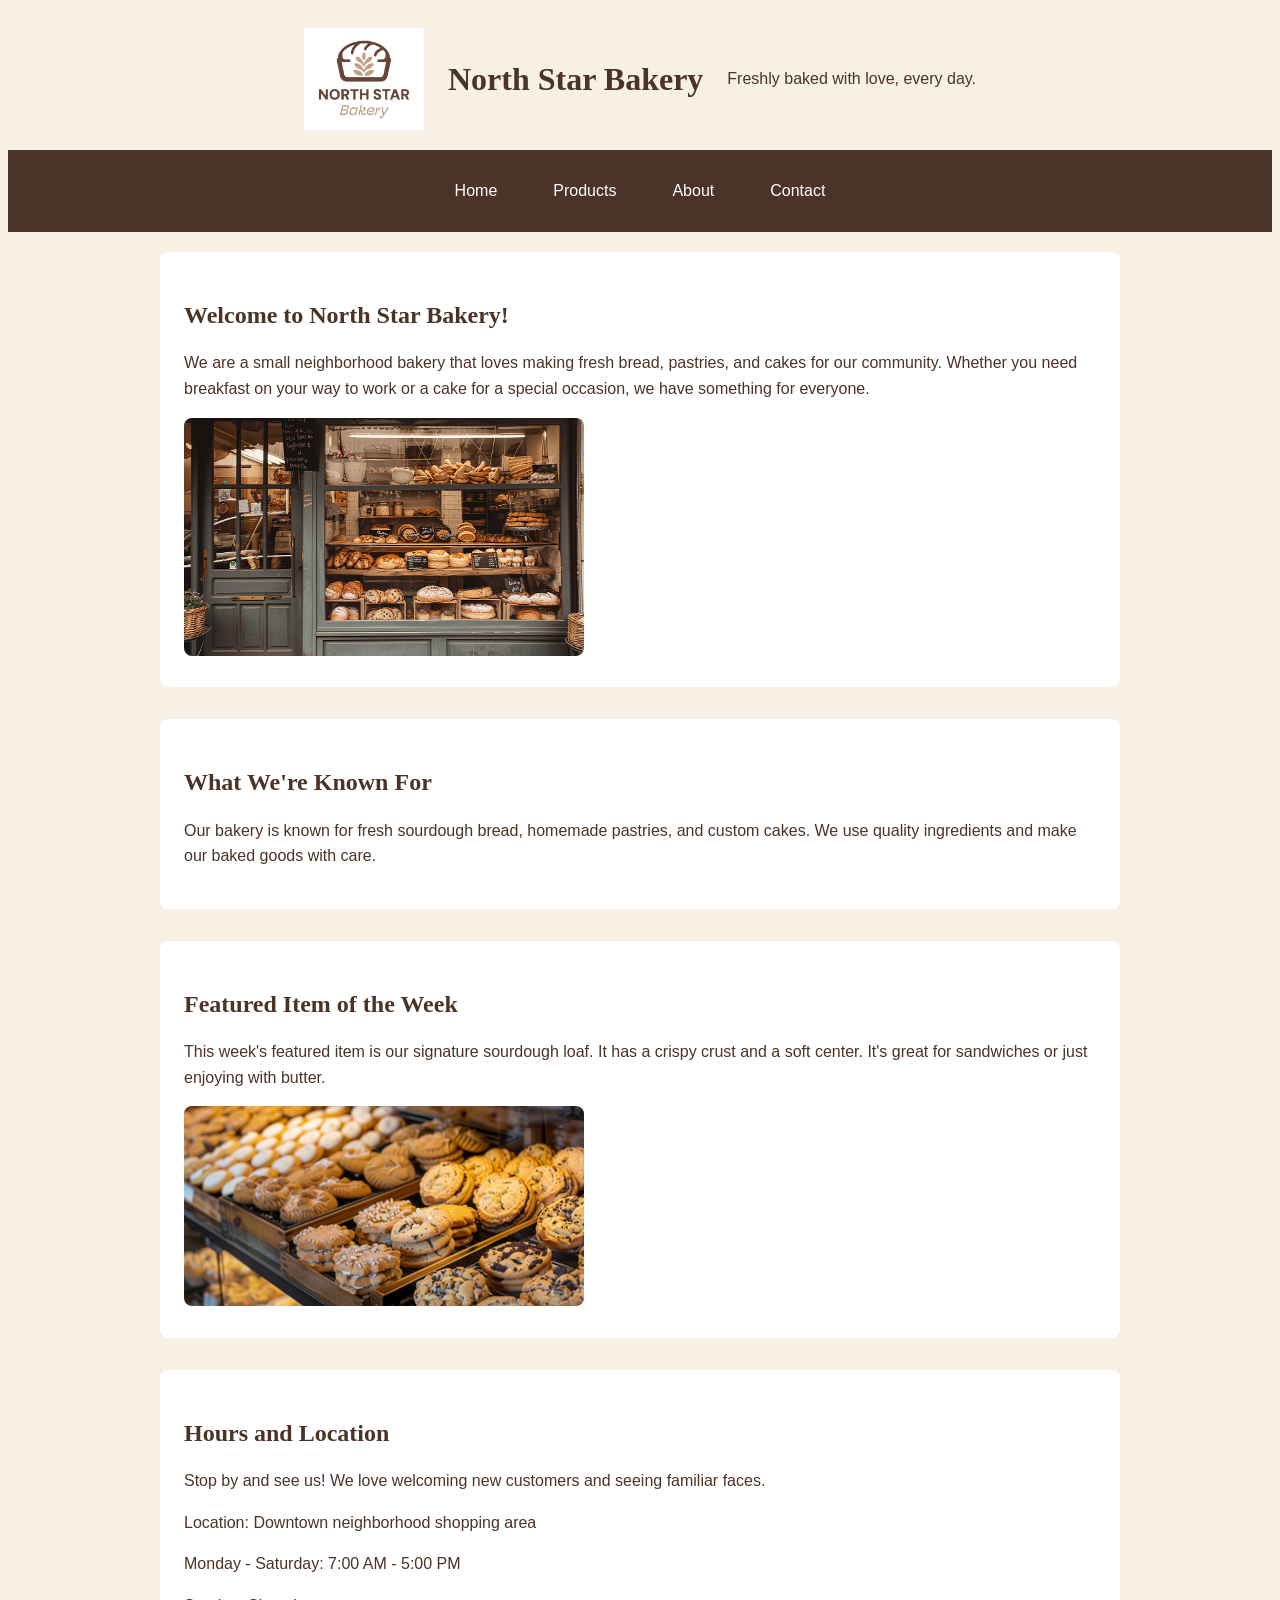
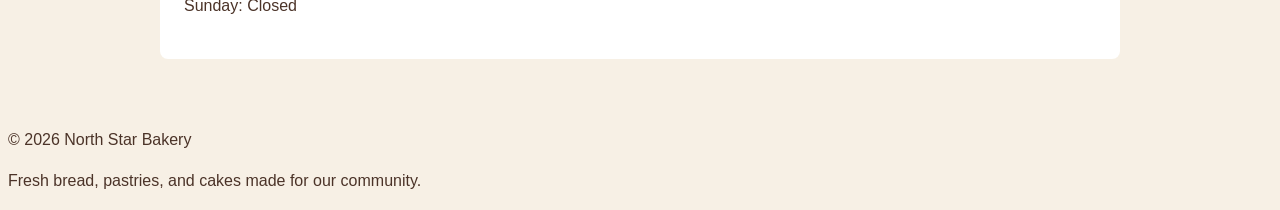
<file: index.html>
<!DOCTYPE html>
<html lang="en">
<head>
    <meta charset="UTF-8">
    <meta name="viewport" content="width=device-width, initial-scale=1.0">
    <title>North Star Bakery - Home</title>

<link rel="stylesheet" href="css/styles.css">

</head>
<body>

    <header>
        <img src="media/bakery-logo_c.png" alt="North Star Bakery logo" width="150">
        <h1>North Star Bakery</h1>
        <p>Freshly baked with love, every day.</p>
    </header>

    <nav>
        <ul>
            <li><a href="index.html">Home</a></li>
            <li><a href="products.html">Products</a></li>
            <li><a href="about.html">About</a></li>
            <li><a href="contact.html">Contact</a></li>
        </ul>
    </nav>

    <main>
        <section>
            <h2>Welcome to North Star Bakery!</h2>
            <p>We are a small neighborhood bakery that loves making fresh bread, pastries, and cakes for our community. Whether you need breakfast on your way to work or a cake for a special occasion, we have something for everyone.</p>

            <img src="media/bakery-storefront_c.png" alt="Front entrance of North Star Bakery" width="400">
        </section>

        <section>
            <h2>What We're Known For</h2>
            <p>Our bakery is known for fresh sourdough bread, homemade pastries, and custom cakes. We use quality ingredients and make our baked goods with care.</p>
        </section>

        <section>
            <h2>Featured Item of the Week</h2>
            <p>This week's featured item is our signature sourdough loaf. It has a crispy crust and a soft center. It's great for sandwiches or just enjoying with butter.</p>

            <picture>
                <source media="(max-width: 600px)" srcset="media/bakery-feature-small_c.png">
                <img src="media/bakery-feature-large_c.png" alt="Freshly baked featured bread at North Star Bakery" width="400">
            </picture>
        </section>

        <section>
            <h2>Hours and Location</h2>
            <p>Stop by and see us! We love welcoming new customers and seeing familiar faces.</p>
            <p>Location: Downtown neighborhood shopping area</p>
            <p>Monday - Saturday: 7:00 AM - 5:00 PM</p>
            <p>Sunday: Closed</p>
        </section>
    </main>

    <footer>
        <p>&copy; 2026 North Star Bakery</p>
        <p>Fresh bread, pastries, and cakes made for our community.</p>
    </footer>

</body>
</html>
</file>
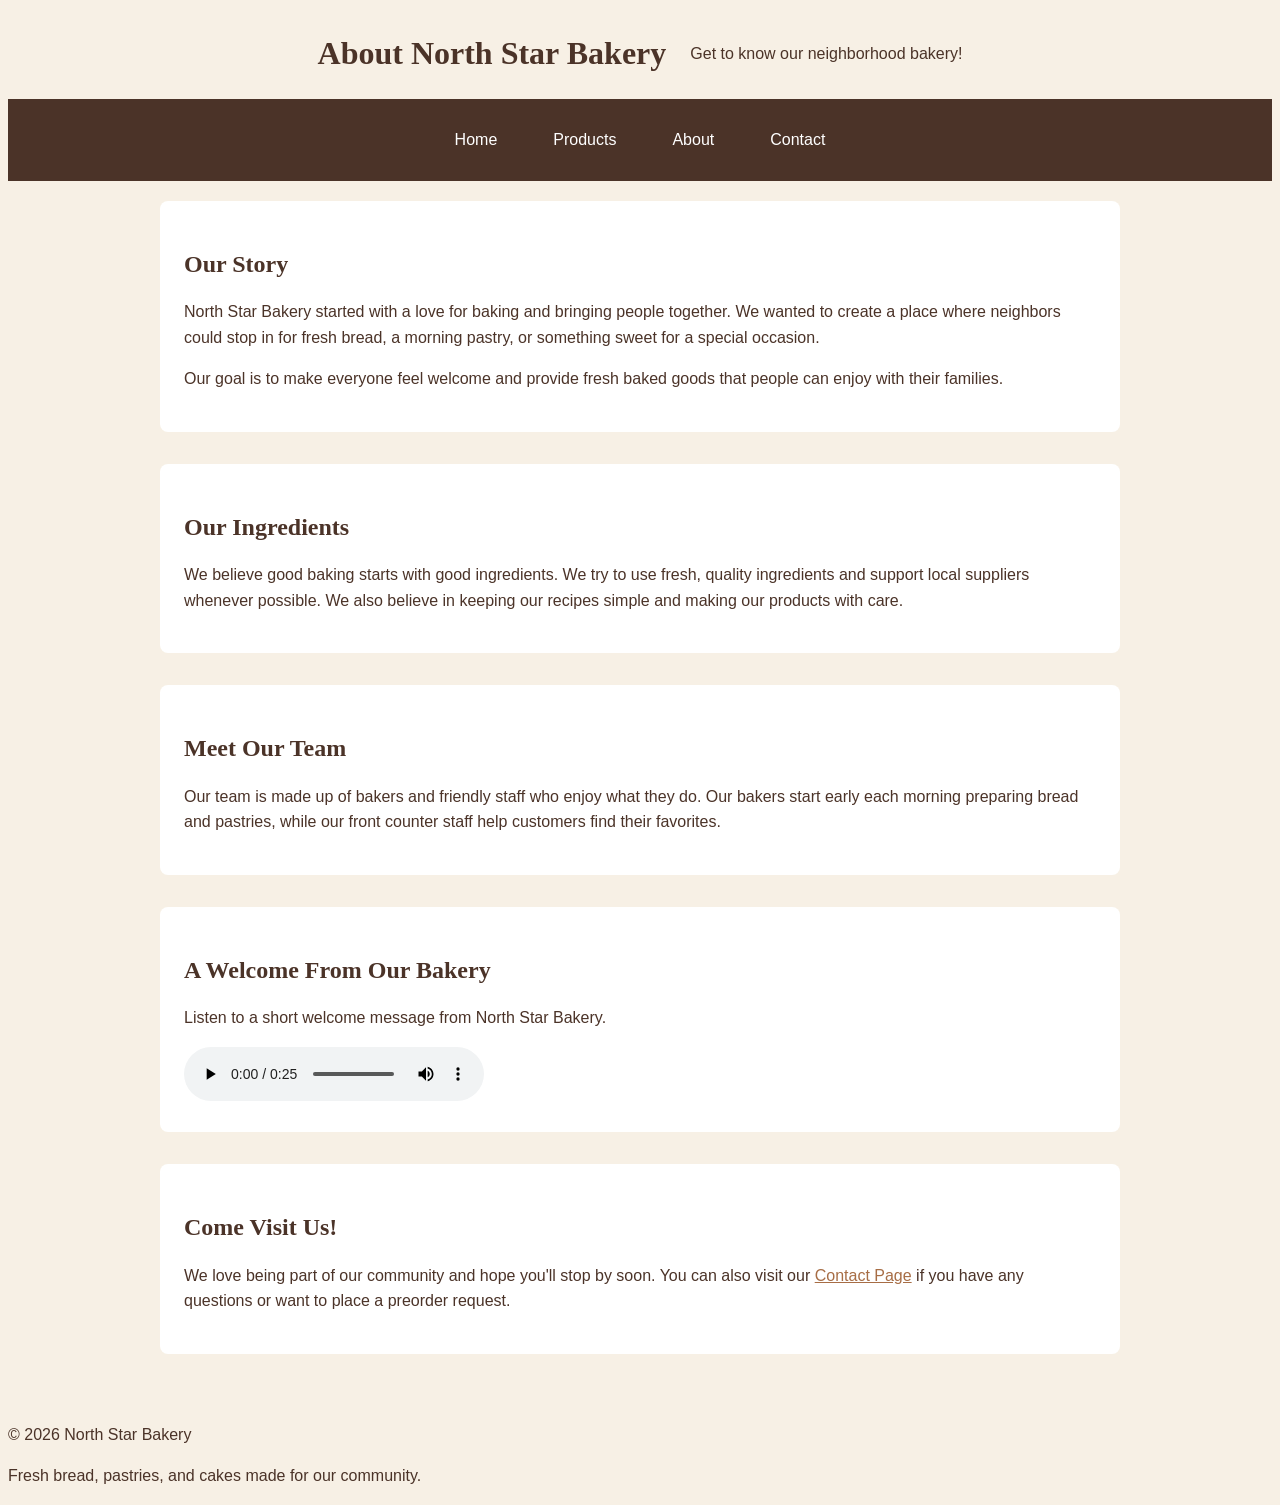
<file: about.html>
<!DOCTYPE html>
<html lang="en">
<head>
    <meta charset="UTF-8">
    <meta name="viewport" content="width=device-width, initial-scale=1.0">
    <title>North Star Bakery - About Us</title>

<link rel="stylesheet" href="css/styles.css">

</head>
<body>

    <header>
        <h1>About North Star Bakery</h1>
        <p>Get to know our neighborhood bakery!</p>
    </header>

    <nav>
        <ul>
            <li><a href="index.html">Home</a></li>
            <li><a href="products.html">Products</a></li>
            <li><a href="about.html">About</a></li>
            <li><a href="contact.html">Contact</a></li>
        </ul>
    </nav>

    <main>
        <section>
            <h2>Our Story</h2>
            <p>North Star Bakery started with a love for baking and bringing people together. We wanted to create a place where neighbors could stop in for fresh bread, a morning pastry, or something sweet for a special occasion.</p>
            <p>Our goal is to make everyone feel welcome and provide fresh baked goods that people can enjoy with their families.</p>
        </section>

        <section>
            <h2>Our Ingredients</h2>
            <p>We believe good baking starts with good ingredients. We try to use fresh, quality ingredients and support local suppliers whenever possible. We also believe in keeping our recipes simple and making our products with care.</p>
        </section>

        <section>
            <h2>Meet Our Team</h2>
            <p>Our team is made up of bakers and friendly staff who enjoy what they do. Our bakers start early each morning preparing bread and pastries, while our front counter staff help customers find their favorites.</p>
        </section>

        <section>
            <h2>A Welcome From Our Bakery</h2>
            <p>Listen to a short welcome message from North Star Bakery.</p>

            <audio controls>
                <source src="media/bakery-welcome_c.mp3" type="audio/mpeg">
                Your browser does not support the audio element.
            </audio>
        </section>

        <section>
            <h2>Come Visit Us!</h2>
            <p>We love being part of our community and hope you'll stop by soon. You can also visit our <a href="contact.html">Contact Page</a> if you have any questions or want to place a preorder request.</p>
        </section>
    </main>

    <footer>
        <p>&copy; 2026 North Star Bakery</p>
        <p>Fresh bread, pastries, and cakes made for our community.</p>
    </footer>

</body>
</html>
</file>
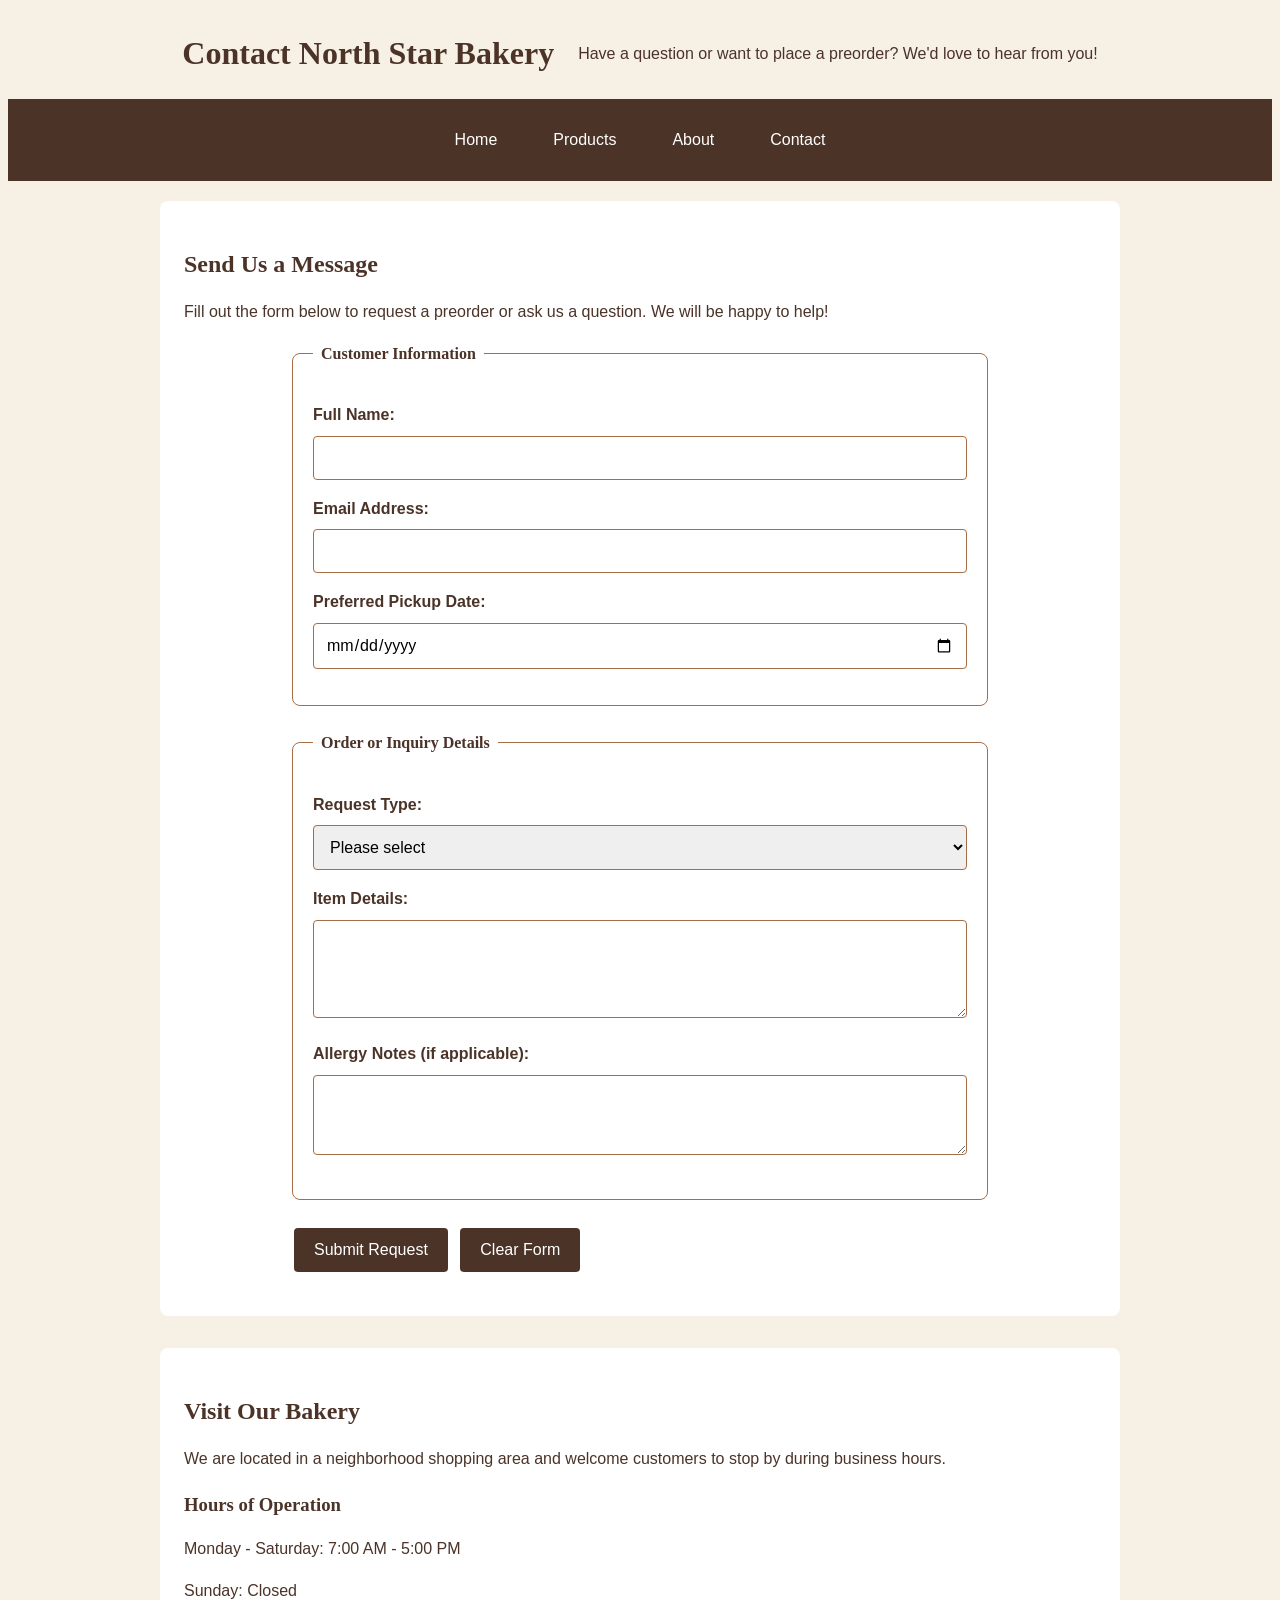
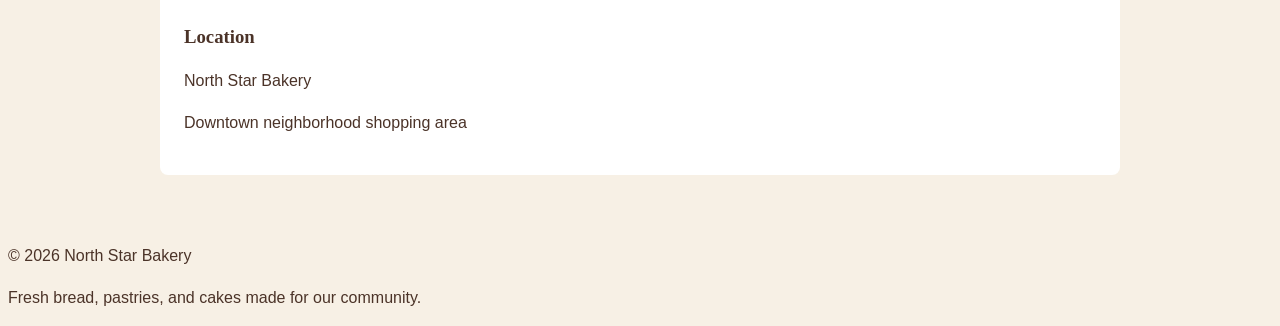
<file: contact.html>
<!DOCTYPE html>
<html lang="en">
<head>
    <meta charset="UTF-8">
    <meta name="viewport" content="width=device-width, initial-scale=1.0">
    <title>North Star Bakery - Contact</title>

<link rel="stylesheet" href="css/styles.css">

</head>
<body>

    <header>
        <h1>Contact North Star Bakery</h1>
        <p>Have a question or want to place a preorder? We'd love to hear from you!</p>
    </header>

    <nav>
        <ul>
            <li><a href="index.html">Home</a></li>
            <li><a href="products.html">Products</a></li>
            <li><a href="about.html">About</a></li>
            <li><a href="contact.html">Contact</a></li>
        </ul>
    </nav>

    <main>
        <section>
            <h2>Send Us a Message</h2>
            <p>Fill out the form below to request a preorder or ask us a question. We will be happy to help!</p>

            <form id="contact-form" action="#" method="get" novalidate>
                <fieldset>
                    <legend>Customer Information</legend>

                    <p>
                        <label for="name">Full Name:</label>
                        <input type="text" id="name" name="name" required>
                        <span id="name-error" class="error"></span>
                    </p>

                    <p>
                        <label for="email">Email Address:</label>
                        <input type="email" id="email" name="email" required>
                        <span id="email-error" class="error"></span>
                    </p>

                    <p>
                        <label for="pickup">Preferred Pickup Date:</label>
                        <input type="date" id="pickup" name="pickup">
                    </p>
                </fieldset>

                <fieldset>
                    <legend>Order or Inquiry Details</legend>

                    <p>
                        <label for="request">Request Type:</label>
                        <select id="request" name="request" required>
                            <option value="">Please select</option>
                            <option value="preorder">Preorder Request</option>
                            <option value="question">General Question</option>
                        </select>
                        <span id="request-error" class="error"></span>
                    </p>

                    <p>
                        <label for="details">Item Details:</label>
                        <textarea id="details" name="details" rows="4" cols="40" required></textarea>
                        <span id="details-error" class="error"></span>
                    </p>

                    <p>
                        <label for="allergies">Allergy Notes (if applicable):</label>
                        <textarea id="allergies" name="allergies" rows="3" cols="40"></textarea>
                    </p>
                </fieldset>

                <p>
                    <button type="submit">Submit Request</button>
                    <button type="reset">Clear Form</button>
                </p>
            </form>
        </section>

        <section>
            <h2>Visit Our Bakery</h2>
            <p>We are located in a neighborhood shopping area and welcome customers to stop by during business hours.</p>

            <h3>Hours of Operation</h3>
            <p>Monday - Saturday: 7:00 AM - 5:00 PM</p>
            <p>Sunday: Closed</p>

            <h3>Location</h3>
            <p>North Star Bakery</p>
            <p>Downtown neighborhood shopping area</p>
        </section>
    </main>

    <footer>
        <p>&copy; 2026 North Star Bakery</p>
        <p>Fresh bread, pastries, and cakes made for our community.</p>
    </footer>
<script src="js/script.js"></script>
</body>
</html>
</file>
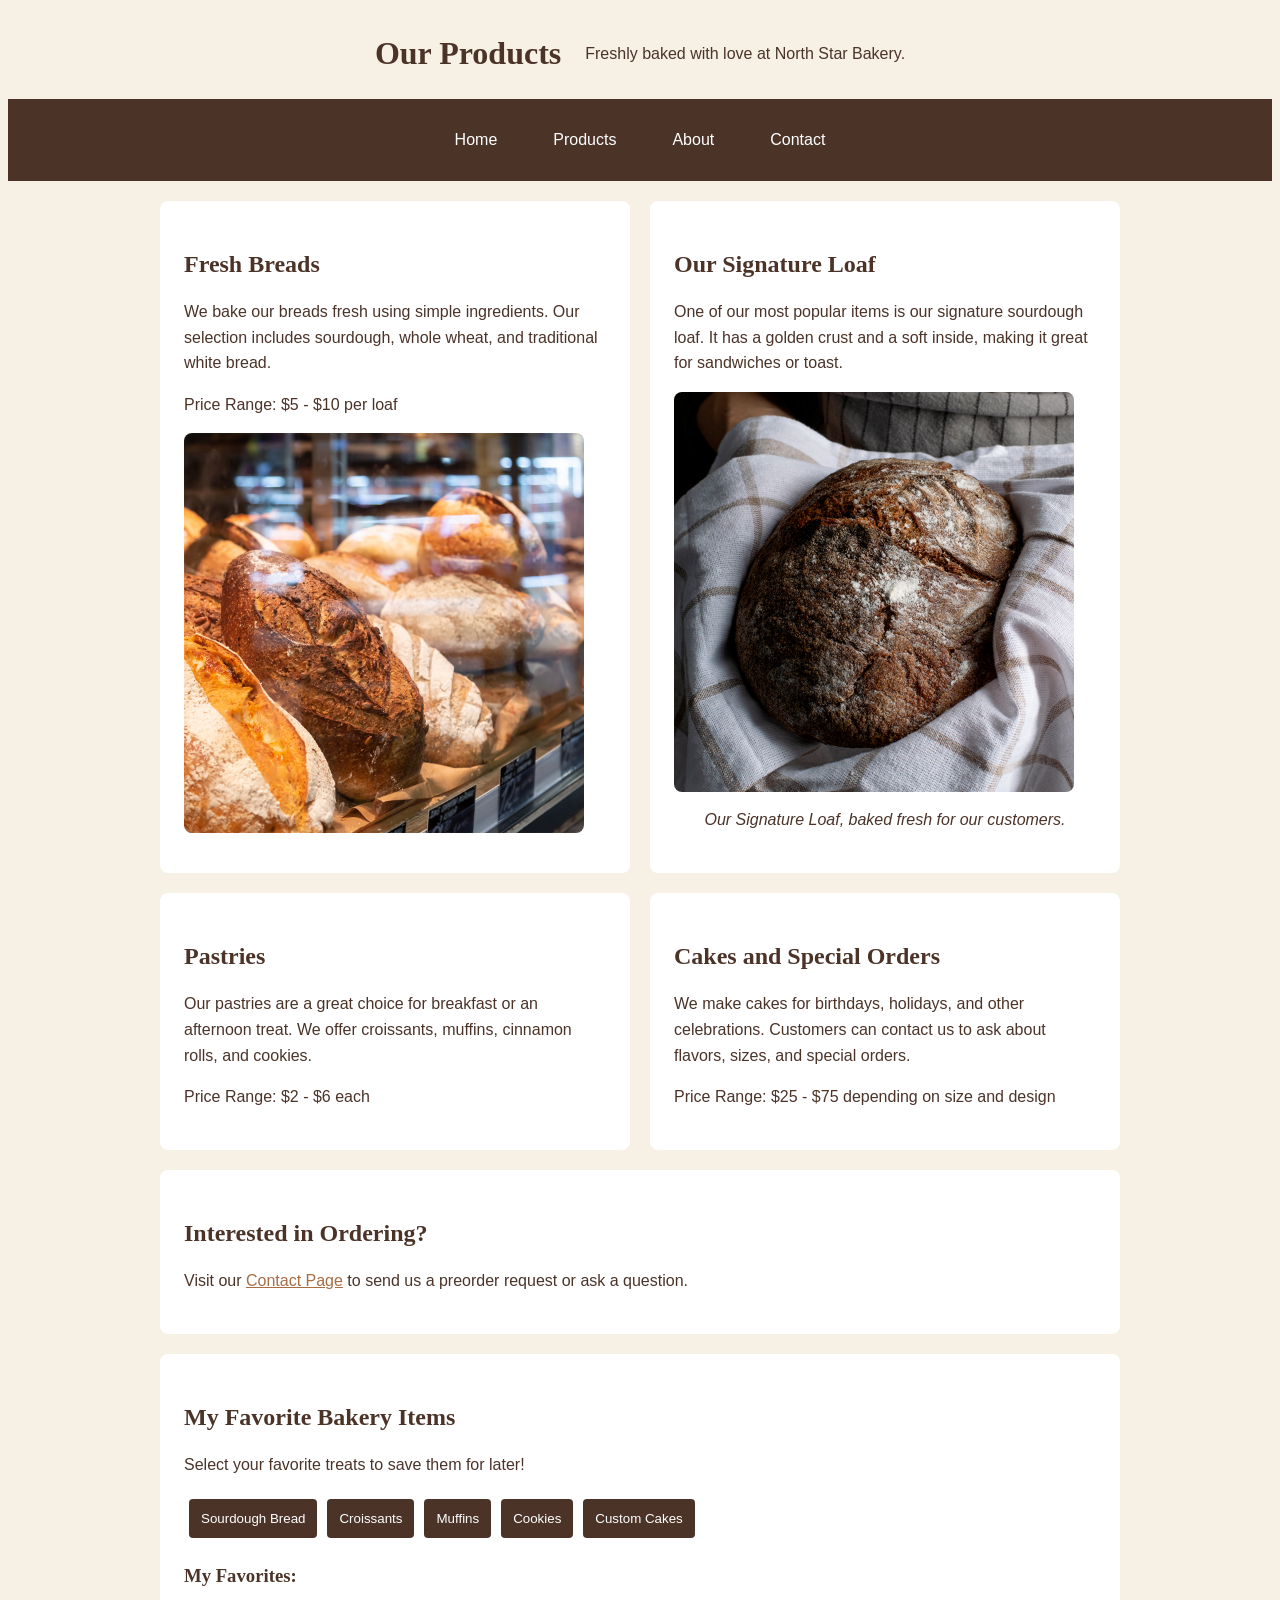
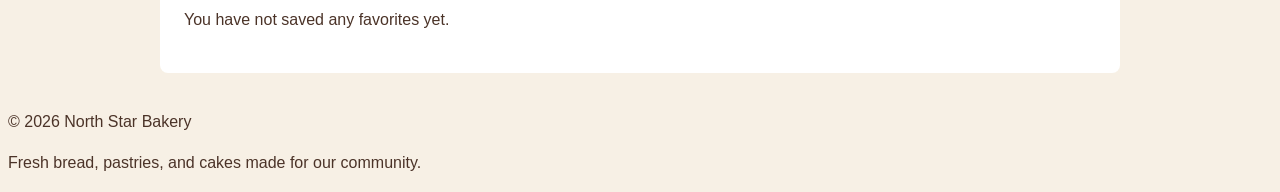
<file: products.html>
<!DOCTYPE html>
<html lang="en">
<head>
    <meta charset="UTF-8">
    <meta name="viewport" content="width=device-width, initial-scale=1.0">
    <title>North Star Bakery - Products</title>

<link rel="stylesheet" href="css/styles.css">

</head>
<body>

    <header>
        <h1>Our Products</h1>
        <p>Freshly baked with love at North Star Bakery.</p>
    </header>

    <nav>
        <ul>
            <li><a href="index.html">Home</a></li>
            <li><a href="products.html">Products</a></li>
            <li><a href="about.html">About</a></li>
            <li><a href="contact.html">Contact</a></li>
        </ul>
    </nav>

   <main class="products-page">
        <section>
            <h2>Fresh Breads</h2>
            <p>We bake our breads fresh using simple ingredients. Our selection includes sourdough, whole wheat, and traditional white bread.</p>
            <p>Price Range: $5 - $10 per loaf</p>

            <img src="media/bakery-bread_c.png" alt="Freshly baked artisan bread loaves" width="400">
        </section>

        <section>
            <h2>Our Signature Loaf</h2>
            <p>One of our most popular items is our signature sourdough loaf. It has a golden crust and a soft inside, making it great for sandwiches or toast.</p>

            <figure>
                <img src="media/bakery-signature-loaf_c.png" alt="North Star Bakery signature sourdough loaf with a golden crust" width="400">
                <figcaption>Our Signature Loaf, baked fresh for our customers.</figcaption>
            </figure>
        </section>

        <section>
            <h2>Pastries</h2>
            <p>Our pastries are a great choice for breakfast or an afternoon treat. We offer croissants, muffins, cinnamon rolls, and cookies.</p>
            <p>Price Range: $2 - $6 each</p>
        </section>

        <section>
            <h2>Cakes and Special Orders</h2>
            <p>We make cakes for birthdays, holidays, and other celebrations. Customers can contact us to ask about flavors, sizes, and special orders.</p>
            <p>Price Range: $25 - $75 depending on size and design</p>
        </section>

        <section>
            <h2>Interested in Ordering?</h2>
            <p>Visit our <a href="contact.html">Contact Page</a> to send us a preorder request or ask a question.</p>
        </section>

<section>
    <h2>My Favorite Bakery Items</h2>
    <p>Select your favorite treats to save them for later!</p>

    <div id="product-buttons"></div>

    <h3>My Favorites:</h3>
    <ul id="favorites-list"></ul>
    <p id="favorites-message"></p>
</section>

    </main>

    <footer>
        <p>&copy; 2026 North Star Bakery</p>
        <p>Fresh bread, pastries, and cakes made for our community.</p>
    </footer>

    <script src="js/script.js"></script>
</body>
</html>
</file>
<file: css/styles.css>
/* Main website colors and fonts */
body {
    background-color: #F7F0E5;
    color: #4B3328;
    font-family: Arial, sans-serif;
    line-height: 1.6;
}

/* Headings */
h1, h2, h3 {
    font-family: Georgia, serif;
    color: #4B3328;
}

/* Main page heading */
h1 {
    text-align: center;
}

/* Links */
a {
    color: #A76D45;
}


/* Make sizing easier to control */
* {
    box-sizing: border-box;
}

/* Keep page content from stretching too wide */
main {
    max-width: 1000px;
    margin: 0 auto;
    padding: 20px;
}



/* Style the main content sections */
section {
    background-color: #FFFFFF;
    padding: 24px;
    margin-bottom: 32px;
    border-radius: 8px;
}


/* Give headings some breathing room */
h2, h3 {
    margin-bottom: 12px;
}

/* Make images fit smaller screens */
img {
    max-width: 100%;
    height: auto;
}



/* Navigation menu */
nav {
    background-color: #4B3328;
    padding: 16px;
}

/* Arrange navigation links using Flexbox */
nav ul {
    display: flex;
    flex-direction: column;
    align-items: center;
    gap: 8px;
    list-style: none;
    padding: 0;
    margin: 0;
}

/* Navigation links */
nav a {
    display: inline-block;
    color: #FFFFFF;
    text-decoration: none;
    padding: 12px 16px;
    min-height: 44px;
}

/* Change link color when hovering */
nav a:hover {
    background-color: #A76D45;
    color: #FFFFFF;
}

/* Make keyboard navigation easier */
nav a:focus-visible {
    outline: 3px solid #FFFFFF;
    outline-offset: 2px;
}

/* Navigation for larger screens */
@media (min-width: 768px) {
    nav ul {
        flex-direction: row;
        justify-content: center;
        gap: 24px;
    }
}


/* Style bakery images */
main img {
    max-width: 100%;
    height: auto;
    border-radius: 8px;
}

/* Center image captions */
figcaption {
    text-align: center;
    font-style: italic;
    margin-top: 8px;
}

/* Keep figures from having too much side spacing */
figure {
    margin: 16px 0;
}


/* Bakery header */
header {
    display: flex;
    flex-direction: column;
    align-items: center;
    gap: 8px;
    padding: 20px;
    text-align: center;
}

/* Bakery logo */
header img {
    width: 120px;
    height: auto;
}

/* Bakery name */
header h1 {
    margin: 0;
}

/* Bakery tagline */
header p {
    margin: 0;
}


/* Header for larger screens */
@media (min-width: 768px) {
    header {
        flex-direction: row;
        justify-content: center;
        gap: 24px;
    }
}


/* Contact form */
form {
    max-width: 700px;
    margin: 0 auto;
}

/* Group related form fields */
fieldset {
    border: 1px solid #A76D45;
    border-radius: 8px;
    padding: 20px;
    margin-bottom: 24px;
}

/* Fieldset headings */
legend {
    font-family: Georgia, serif;
    font-weight: bold;
    padding: 0 8px;
}

/* Form labels */
form label {
    display: block;
    margin-bottom: 8px;
    font-weight: bold;
}

/* Text fields, dropdown, and text areas */
form input,
form select,
form textarea {
    width: 100%;
    padding: 12px;
    border: 1px solid #A76D45;
    border-radius: 4px;
    font-family: Arial, sans-serif;
    font-size: 16px;
}

/* Highlight a field when selected */
form input:focus,
form select:focus,
form textarea:focus {
    outline: 2px solid #A76D45;
    outline-offset: 2px;
}

/* Form buttons */
form button {
    background-color: #4B3328;
    color: #FFFFFF;
    border: none;
    border-radius: 4px;
    padding: 12px 20px;
    min-height: 44px;
    font-size: 16px;
    cursor: pointer;
    margin: 4px;
}

/* Button hover effect */
form button:hover {
    background-color: #A76D45;
}

/* Keyboard focus for buttons */
form button:focus-visible {
    outline: 3px solid #A76D45;
    outline-offset: 2px;
}



/* Products page layout */
.products-page {
    display: flex;
    flex-direction: column;
    gap: 20px;
}

/* Products page on larger screens */
@media (min-width: 768px) {
    .products-page {
        flex-direction: row;
        flex-wrap: wrap;
    }

    .products-page section {
        flex: 1 1 45%;
        margin-bottom: 0;
    }

    .products-page section:last-child {
        flex: 1 1 100%;
    }
}


/* Favorite bakery buttons */
#product-buttons button {
    background-color: #4B3328;
    color: #FFFFFF;
    border: none;
    padding: 12px;
    margin: 5px;
    border-radius: 4px;
    cursor: pointer;
}

#product-buttons button:hover {
    background-color: #A76D45;
}

#product-buttons button:focus-visible {
    outline: 3px solid #A76D45;
    outline-offset: 2px;
}

/* Form error messages */
.error {
    color: #9B2929;
    display: block;
    margin-top: 5px;
    font-size: 14px;
}
</file>
